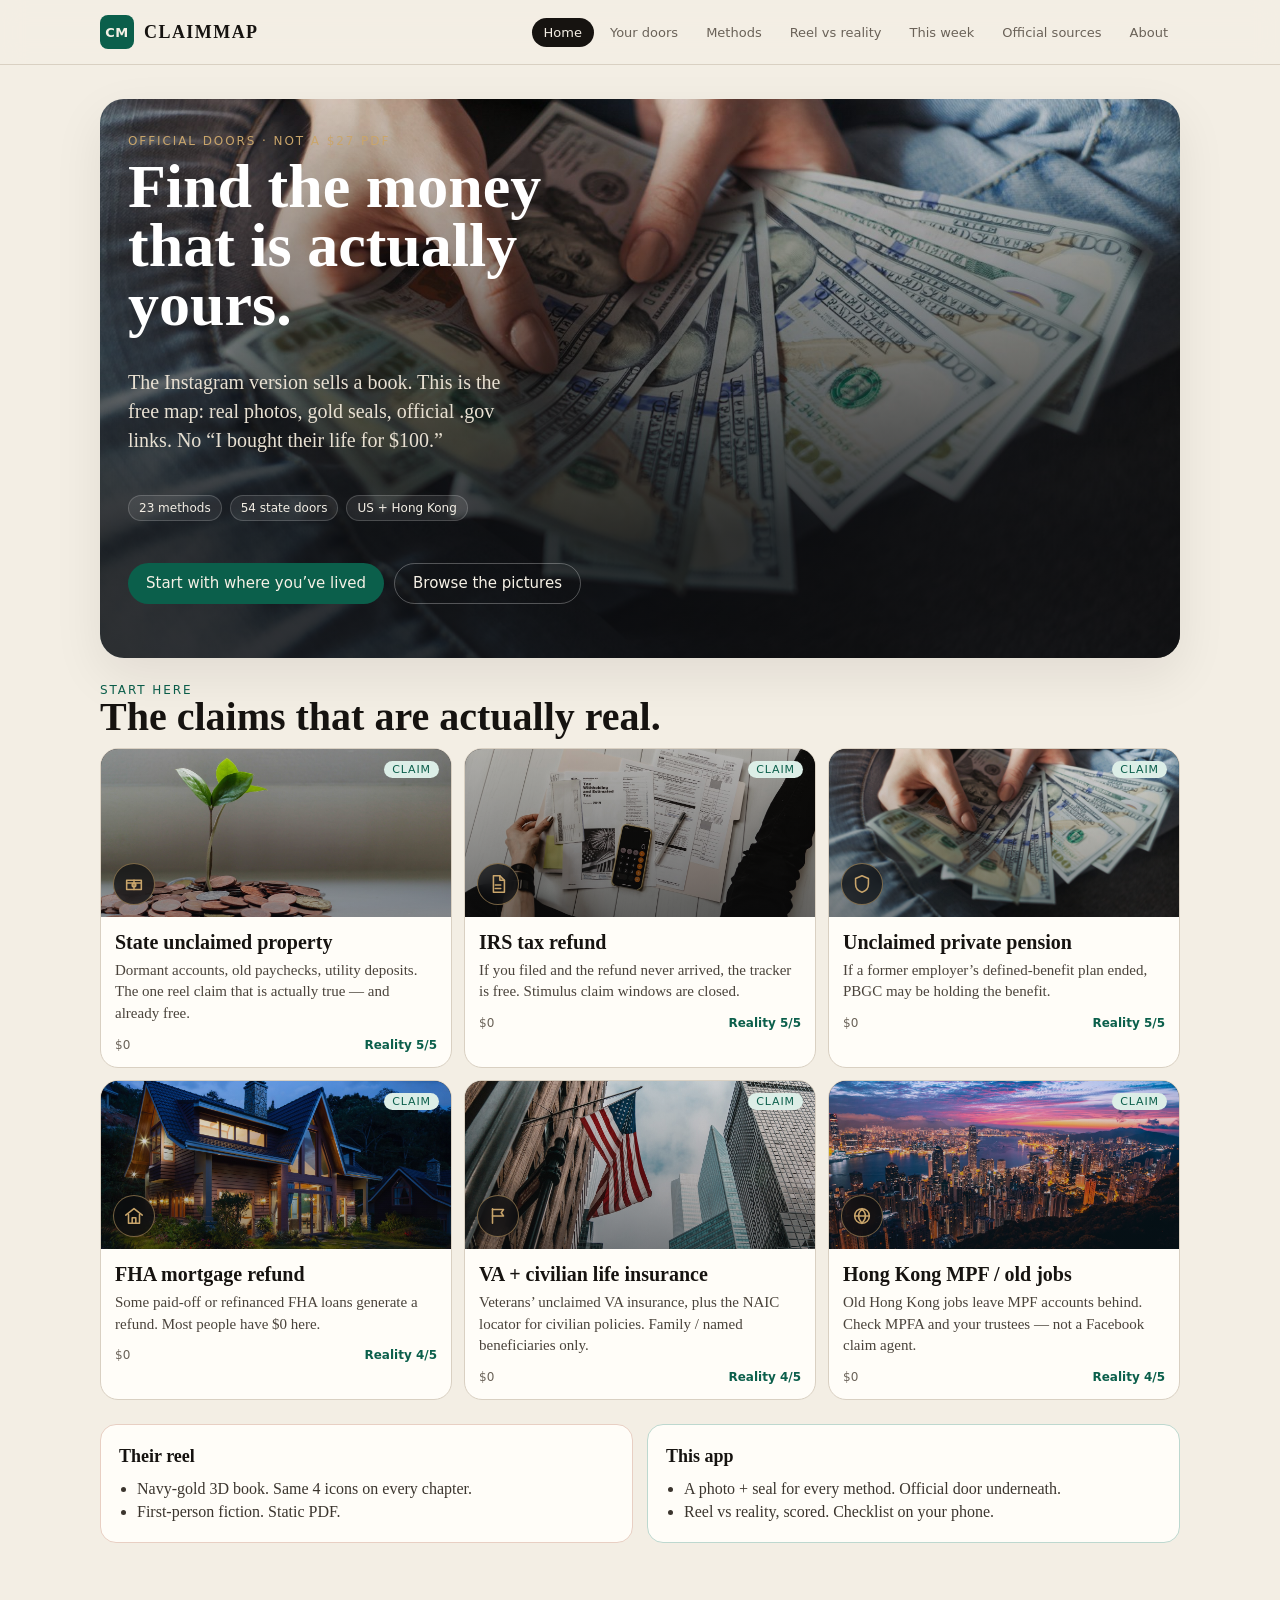
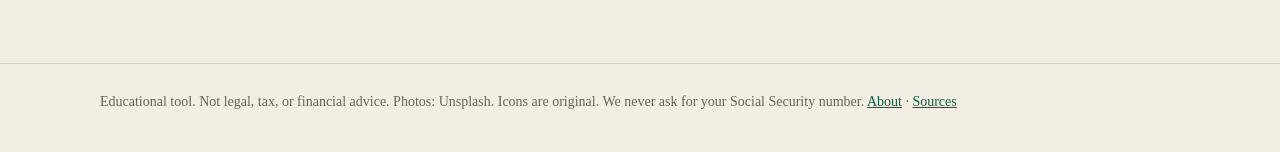
<file: index.html>
<!DOCTYPE html>
<html lang="en">
<head>
  <meta charset="UTF-8" />
  <meta name="viewport" content="width=device-width, initial-scale=1" />
  <title>Claimmap — Official doors. Honest numbers.</title>
  <meta name="description" content="Free finder for money that may already be yours. Official US and Hong Kong government doors. Honest reality scores. Not a $27 hustle PDF." />
  <meta name="theme-color" content="#0b5f4b" />
  <link rel="canonical" href="https://claimmap-seven.vercel.app/" />
  <link rel="icon" href="/icons/favicon.svg" type="image/svg+xml" />
  <link rel="manifest" href="/manifest.webmanifest" />
  <meta property="og:title" content="Claimmap — Official doors. Honest numbers." />
  <meta property="og:description" content="Find unclaimed money on official sites. No reel fiction. No $27 PDF." />
  <meta property="og:type" content="website" />
  <meta property="og:image" content="/icons/og.jpg" />
  <meta name="twitter:card" content="summary_large_image" />
  <link rel="stylesheet" href="/css/app.css" />
</head>
<body>
  <a class="skip" href="#app">Skip to content</a>
  <header>
    <div class="wrap nav">
      <a class="brand" href="#/">
        <span class="mark">CM</span>
        <b>CLAIMMAP</b>
      </a>
      <nav class="tabs">
        <a href="#/" data-nav="home">Home</a>
        <a href="#/start" data-nav="start">Your doors</a>
        <a href="#/finder" data-nav="finder">Methods</a>
        <a href="#/reels" data-nav="reels">Reel vs reality</a>
        <a href="#/week" data-nav="week">This week</a>
        <a href="#/sources" data-nav="sources">Official sources</a>
        <a href="#/about" data-nav="about">About</a>
      </nav>
    </div>
  </header>

  <main class="wrap">
    <div id="app" class="page on">
      <noscript>
        <h1>Claimmap</h1>
        <p>JavaScript is required for the finder. Official doors still work:</p>
        <ul>
          <li><a href="https://www.usa.gov/unclaimed-money">USA.gov unclaimed money</a></li>
          <li><a href="https://unclaimed.org/search/">NAUPA</a></li>
          <li><a href="https://missingmoney.com/">MissingMoney</a></li>
          <li><a href="https://www.irs.gov/refunds">IRS refunds</a></li>
        </ul>
      </noscript>
    </div>
  </main>

  <nav class="bottom">
    <a href="#/" data-nav="home">Home</a>
    <a href="#/start" data-nav="start">Doors</a>
    <a href="#/finder" data-nav="finder">Methods</a>
    <a href="#/reels" data-nav="reels">Reels</a>
    <a href="#/week" data-nav="week">Week</a>
    <a href="#/sources" data-nav="sources">Sources</a>
  </nav>

  <footer>
    <div class="wrap">
      Educational tool. Not legal, tax, or financial advice. Photos: Unsplash. Icons are original. We never ask for your Social Security number. <a href="#/about">About</a> · <a href="#/sources">Sources</a>
    </div>
  </footer>

  <script src="/js/data.js"></script>
  <script src="/js/visuals.js"></script>
  <script src="/js/app.js"></script>
</body>
</html>
</file>
<file: css/app.css>
:root{
  --paper:#f3eee4;--ink:#161310;--muted:#6a6258;--line:#d9d0c2;--card:#fffdf8;
  --green:#0b5f4b;--green2:#147a62;--warn:#9a3412;--amber:#b45309;--good:#166534;
  --shadow:0 18px 50px rgba(22,19,16,.08);--sans:ui-sans-serif,system-ui,-apple-system,sans-serif;
  --serif:"Iowan Old Style","Palatino Linotype",Palatino,"Times New Roman",serif;
}
*{box-sizing:border-box}
html,body{margin:0;background:var(--paper);color:var(--ink);font-family:var(--serif);line-height:1.45}
a{color:var(--green)}
button,input,select{font:inherit}
img{max-width:100%}
.wrap{max-width:1120px;margin:0 auto;padding:0 20px}
header{position:sticky;top:0;z-index:30;background:rgba(243,238,228,.92);backdrop-filter:blur(12px);border-bottom:1px solid var(--line)}
.nav{display:flex;align-items:center;justify-content:space-between;min-height:64px;gap:12px}
.brand{display:flex;align-items:center;gap:10px;text-decoration:none;color:inherit}
.mark{width:34px;height:34px;border-radius:8px;background:var(--green);color:#f6f1e6;display:grid;place-items:center;font:700 13px/1 var(--sans);letter-spacing:.04em}
.brand b{font-size:18px;letter-spacing:.08em}
.tabs{display:flex;gap:4px;flex-wrap:wrap}
.tabs a,.tabs button{
  border:0;background:transparent;color:var(--muted);padding:8px 12px;border-radius:999px;
  cursor:pointer;font:13px/1 var(--sans);text-decoration:none
}
.tabs a.on,.tabs button.on{background:var(--ink);color:var(--paper)}
.page{display:none;padding:28px 0 96px}
.page.on{display:block}
.kicker{font:12px/1 var(--sans);letter-spacing:.16em;text-transform:uppercase;color:var(--green)}
h1{font-size:clamp(34px,6vw,62px);line-height:.95;margin:10px 0 14px;font-weight:600}
h2{font-size:clamp(26px,4vw,40px);line-height:1.05;margin:0 0 10px}
.lede{font-size:20px;max-width:700px;color:#3b352e}
.pills{display:flex;flex-wrap:wrap;gap:8px;margin:20px 0}
.pill{font:12px/1 var(--sans);border:1px solid var(--line);background:var(--card);padding:6px 10px;border-radius:999px}
.row2{display:grid;grid-template-columns:1fr 1fr;gap:14px;margin:24px 0}
.box{background:var(--card);border:1px solid var(--line);border-radius:16px;padding:18px}
.box h3{margin:0 0 8px;font-size:18px}
.box ul{margin:0;padding-left:18px;color:#3b352e}
.box.bad{border-color:#e8cfc3}
.box.good{border-color:#bdd8cf}
.cta{display:inline-flex;align-items:center;gap:8px;background:var(--green);color:#f6f1e6;text-decoration:none;
  border:0;border-radius:999px;padding:12px 18px;font:15px/1 var(--sans);cursor:pointer}
.cta.ghost{background:transparent;color:var(--ink);border:1px solid var(--line)}
.cta-row{display:flex;flex-wrap:wrap;gap:10px;margin:22px 0}
.filters{display:grid;grid-template-columns:1.5fr repeat(4,1fr);gap:8px;margin:8px 0 16px}
.filters input,.filters select,.field{
  width:100%;border:1px solid var(--line);background:var(--card);border-radius:12px;padding:11px 12px;font:14px/1.3 var(--sans)
}
.meta{font:13px/1.4 var(--sans);color:var(--muted);margin:0 0 12px}
.grid{display:grid;grid-template-columns:repeat(3,1fr);gap:12px}
.card{
  background:var(--card);border:1px solid var(--line);border-radius:16px;padding:16px;cursor:pointer;
  text-align:left;color:inherit;text-decoration:none;display:block
}
.card:hover{transform:translateY(-2px);box-shadow:var(--shadow)}
.tag{display:inline-block;font:11px/1 var(--sans);letter-spacing:.08em;text-transform:uppercase;padding:3px 8px;border-radius:999px;background:#ece6da}
.tag.claim{background:#dceee7;color:#0b5f4b}
.tag.tax{background:#e4ebf5;color:#1e3a5f}
.tag.work{background:#efe7d6;color:#6b4f1d}
.tag.property{background:#eadfce;color:#4a3720}
.tag.income{background:#e7e3f3;color:#3d2d66}
.tag.warn{background:#f6ddd3;color:#9a3412}
.card h3{margin:10px 0 6px;font-size:20px;line-height:1.15}
.card p{margin:0;color:#4a433b;font-size:15px}
.stat{display:flex;justify-content:space-between;gap:8px;margin-top:14px;font:12px/1 var(--sans);color:var(--muted)}
.score{font-weight:700;color:var(--green)}
.score.mid{color:var(--amber)}
.score.low{color:var(--warn)}
.facts{display:grid;grid-template-columns:repeat(4,1fr);gap:8px;margin:14px 0}
.fact{background:#f6f1e8;border-radius:12px;padding:10px}
.fact b{display:block;font:11px/1 var(--sans);letter-spacing:.08em;text-transform:uppercase;color:var(--muted);margin-bottom:4px}
.links{display:flex;flex-wrap:wrap;gap:8px;margin:14px 0}
.links a{display:inline-block;padding:8px 12px;border-radius:999px;background:var(--green);color:#f6f1e6;text-decoration:none;font:13px/1 var(--sans)}
.links a.ghost{background:transparent;color:var(--ink);border:1px solid var(--line)}
.warnbox{background:#f8ebe4;border:1px solid #ecc8b8;border-radius:12px;padding:12px 14px}
.check{display:flex;gap:10px;align-items:flex-start;background:var(--card);border:1px solid var(--line);border-radius:12px;padding:12px;margin:8px 0}
.states{display:flex;flex-wrap:wrap;gap:6px;margin:12px 0 18px}
.states label{
  font:13px/1 var(--sans);border:1px solid var(--line);background:var(--card);border-radius:999px;padding:7px 10px;cursor:pointer
}
.states input{accent-color:var(--green)}
.states label.on{background:#dceee7;border-color:#9cc9bb}
table{width:100%;border-collapse:collapse;background:var(--card);border-radius:14px;overflow:hidden}
th,td{text-align:left;padding:12px 14px;border-bottom:1px solid var(--line);vertical-align:top}
th{font:12px/1 var(--sans);letter-spacing:.08em;text-transform:uppercase;color:var(--muted)}
.reel{background:var(--card);border:1px solid var(--line);border-radius:16px;padding:16px 18px;margin:0 0 12px}
.reel q{display:block;font-size:22px;line-height:1.2;margin:8px 0}
footer{border-top:1px solid var(--line);padding:28px 0 40px;color:var(--muted);font-size:14px}
.bottom{display:none}
@media(max-width:900px){
  .row2,.grid,.filters,.facts{grid-template-columns:1fr 1fr}
}
@media(max-width:700px){
  .row2,.grid,.filters,.facts{grid-template-columns:1fr}
  .tabs{display:none}
  .page{padding-bottom:110px}
  .bottom{
    display:flex;position:fixed;left:0;right:0;bottom:0;z-index:40;
    background:rgba(243,238,228,.96);border-top:1px solid var(--line);padding:8px 10px 14px;gap:4px
  }
  .bottom a{
    flex:1;text-align:center;text-decoration:none;color:var(--muted);font:11px/1.2 var(--sans);padding:8px 4px;border-radius:10px
  }
  .bottom a.on{background:var(--ink);color:var(--paper)}
}

/* —— visual / Instagram-language layer —— */
:root{--gold:#c9a56b;--ink2:#0c0d10}
.ico{width:22px;height:22px;display:block}
.skip{position:absolute;left:-999px;top:8px;background:var(--ink);color:var(--paper);padding:8px 12px;z-index:80;border-radius:8px}
.skip:focus{left:12px}
.seal{
  width:42px;height:42px;border-radius:50%;display:grid;place-items:center;
  background:rgba(12,13,16,.72);color:var(--gold);border:1px solid rgba(201,165,107,.55);
  backdrop-filter:blur(8px)
}
.seal.lg{width:54px;height:54px}
.seal.lg .ico{width:26px;height:26px}
.hero-visual{
  position:relative;border-radius:24px;overflow:hidden;min-height:460px;margin:6px 0 26px;
  box-shadow:var(--shadow)
}
.hero-visual>img{position:absolute;inset:0;width:100%;height:100%;object-fit:cover}
.hero-visual .hero-copy{
  position:relative;z-index:1;min-height:460px;padding:36px 28px 32px;
  display:flex;flex-direction:column;justify-content:flex-end;
  color:#f6f1e6;background:linear-gradient(180deg,rgba(12,13,16,.12) 0%,rgba(12,13,16,.82) 78%)
}
.hero-visual .kicker{color:var(--gold)}
.hero-visual h1{color:#fff;max-width:16ch}
.hero-visual .lede{color:#e8e0d2;max-width:38ch}
.hero-visual .pill{background:rgba(255,255,255,.08);border-color:rgba(255,255,255,.18);color:#f3eee4}
.hero-visual .cta.ghost{color:#f6f1e6;border-color:rgba(255,255,255,.28)}
.shot-row{display:grid;grid-template-columns:repeat(3,1fr);gap:12px;margin:8px 0 10px}
.vcard{
  background:var(--card);border:1px solid var(--line);border-radius:18px;overflow:hidden;
  color:inherit;text-decoration:none;display:block;text-align:left;padding:0
}
.vcard:hover{transform:translateY(-3px);box-shadow:var(--shadow)}
.vcard-shot{position:relative;height:168px;overflow:hidden;background:#1a1714}
.vcard-shot img{width:100%;height:100%;object-fit:cover;display:block;transform:scale(1.02)}
.vcard-shot .shade{
  position:absolute;inset:0;background:linear-gradient(180deg,rgba(12,13,16,.05),rgba(12,13,16,.45))
}
.vcard-shot .seal{position:absolute;left:12px;bottom:12px}
.vcard-shot .tag{position:absolute;right:12px;top:12px}
.vcard-body{padding:14px 14px 16px}
.vcard-body h3{margin:0 0 6px;font-size:20px;line-height:1.15}
.vcard-body p{margin:0;color:#4a433b;font-size:15px}
.banner{
  position:relative;border-radius:20px;overflow:hidden;min-height:200px;margin:0 0 18px
}
.banner>img{position:absolute;inset:0;width:100%;height:100%;object-fit:cover}
.banner .ban-copy{
  position:relative;z-index:1;padding:28px 22px;min-height:200px;
  color:#f6f1e6;background:linear-gradient(90deg,rgba(12,13,16,.78),rgba(12,13,16,.28));
  display:flex;flex-direction:column;justify-content:flex-end
}
.banner .kicker{color:var(--gold)}
.banner h1,.banner h2{color:#fff;margin:8px 0}
.method-hero{position:relative;border-radius:20px;overflow:hidden;height:280px;margin:8px 0 18px}
.method-hero img{width:100%;height:100%;object-fit:cover;display:block}
.method-hero .shade{position:absolute;inset:0;background:linear-gradient(180deg,transparent,rgba(12,13,16,.55))}
.method-hero .seal{position:absolute;left:16px;bottom:16px}
.reel{
  display:grid;grid-template-columns:168px 1fr;gap:0;padding:0;overflow:hidden
}
.reel-shot{position:relative;min-height:180px;background:#111}
.reel-shot img{width:100%;height:100%;object-fit:cover;display:block}
.reel-body{padding:16px 18px}
.reel q{font-size:20px}
.check .seal{flex:0 0 42px;margin-top:0;background:#161310;color:var(--gold)}
.door-flag{
  height:92px;border-radius:14px 14px 0 0;overflow:hidden;position:relative;background:#1a1714
}
.door-flag img{width:100%;height:100%;object-fit:cover;display:block;opacity:.85}
.door-flag .seal{position:absolute;left:12px;bottom:-16px;background:#161310}
.card.has-flag{padding-top:0;overflow:hidden}
.card.has-flag h3{margin-top:22px;padding:0 16px}
.card.has-flag p,.card.has-flag .tag{margin-left:16px;margin-right:16px}
.card.has-flag .tag{margin-top:22px;display:inline-block}
@media(max-width:900px){
  .shot-row{grid-template-columns:1fr 1fr}
  .reel{grid-template-columns:1fr}
  .reel-shot{height:160px}
}
@media(max-width:700px){
  .shot-row{grid-template-columns:1fr}
  .hero-visual,.hero-visual .hero-copy{min-height:400px}
}
</file>
